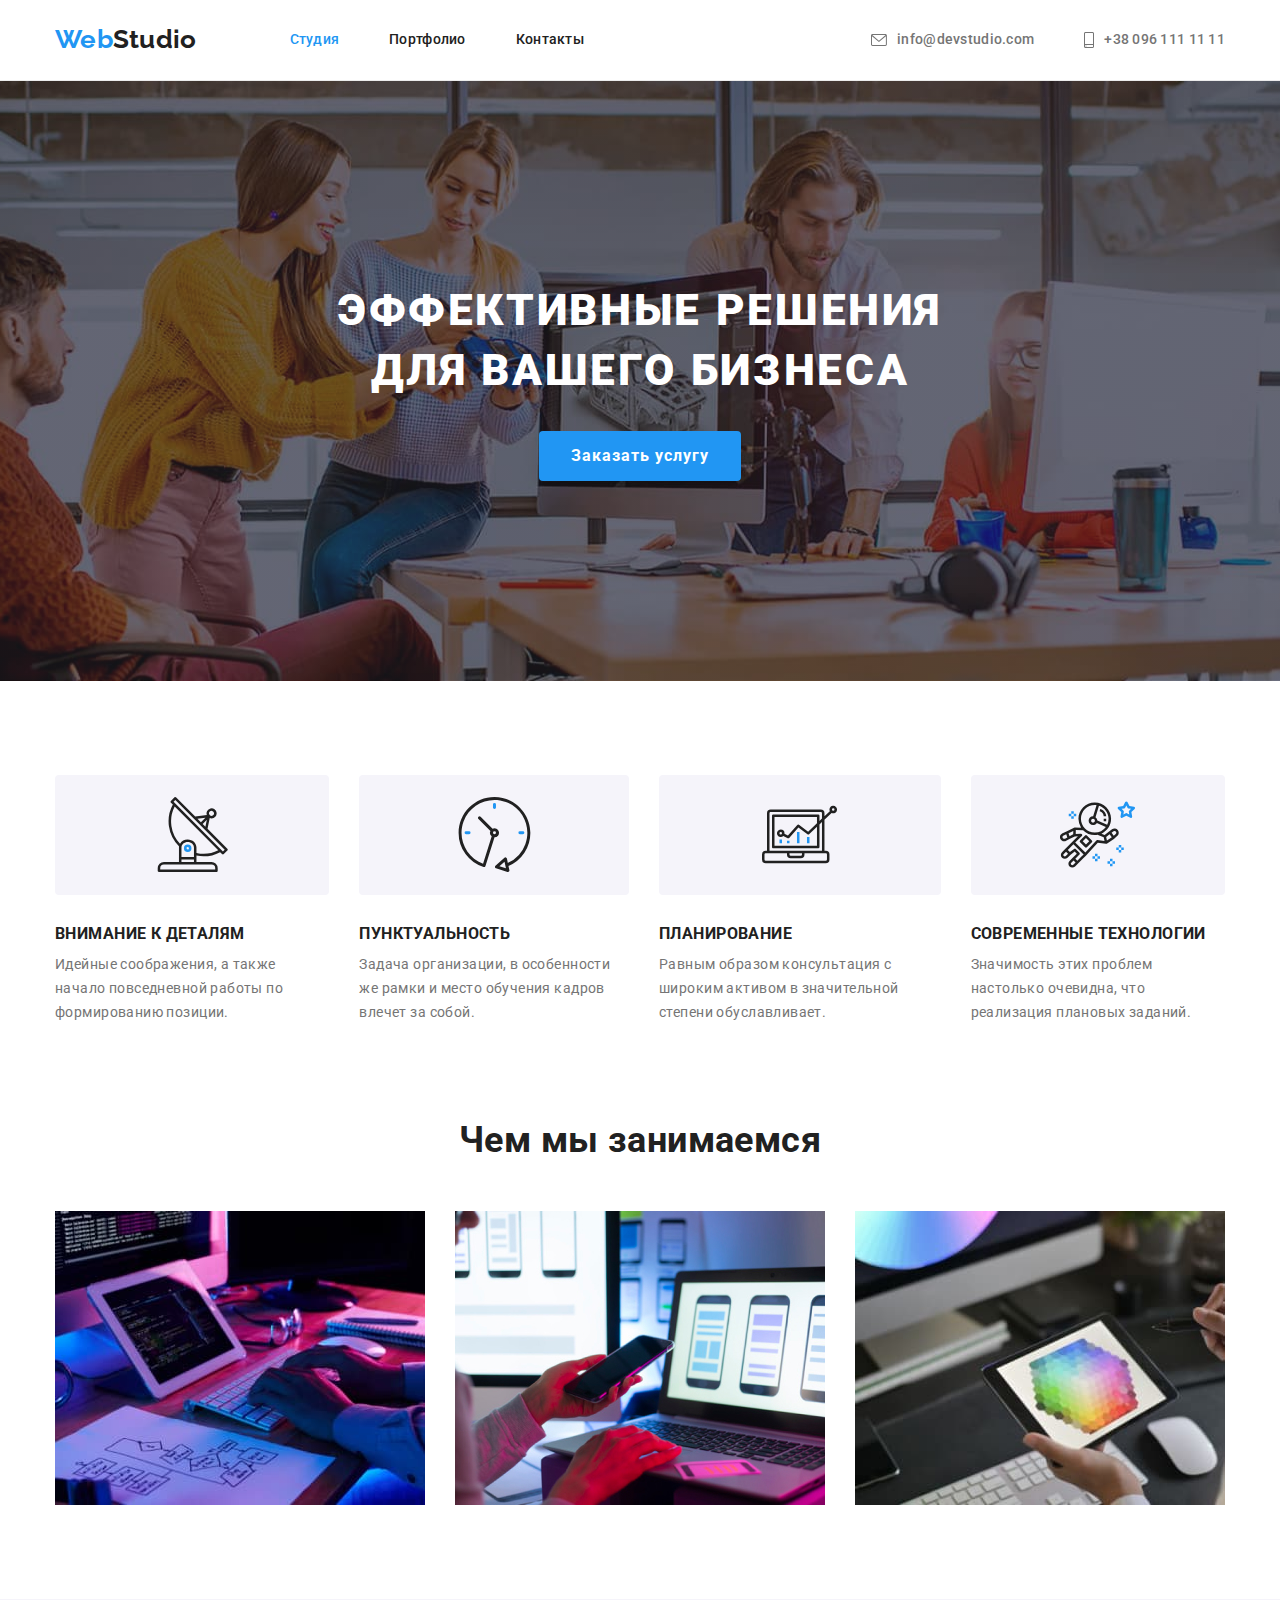
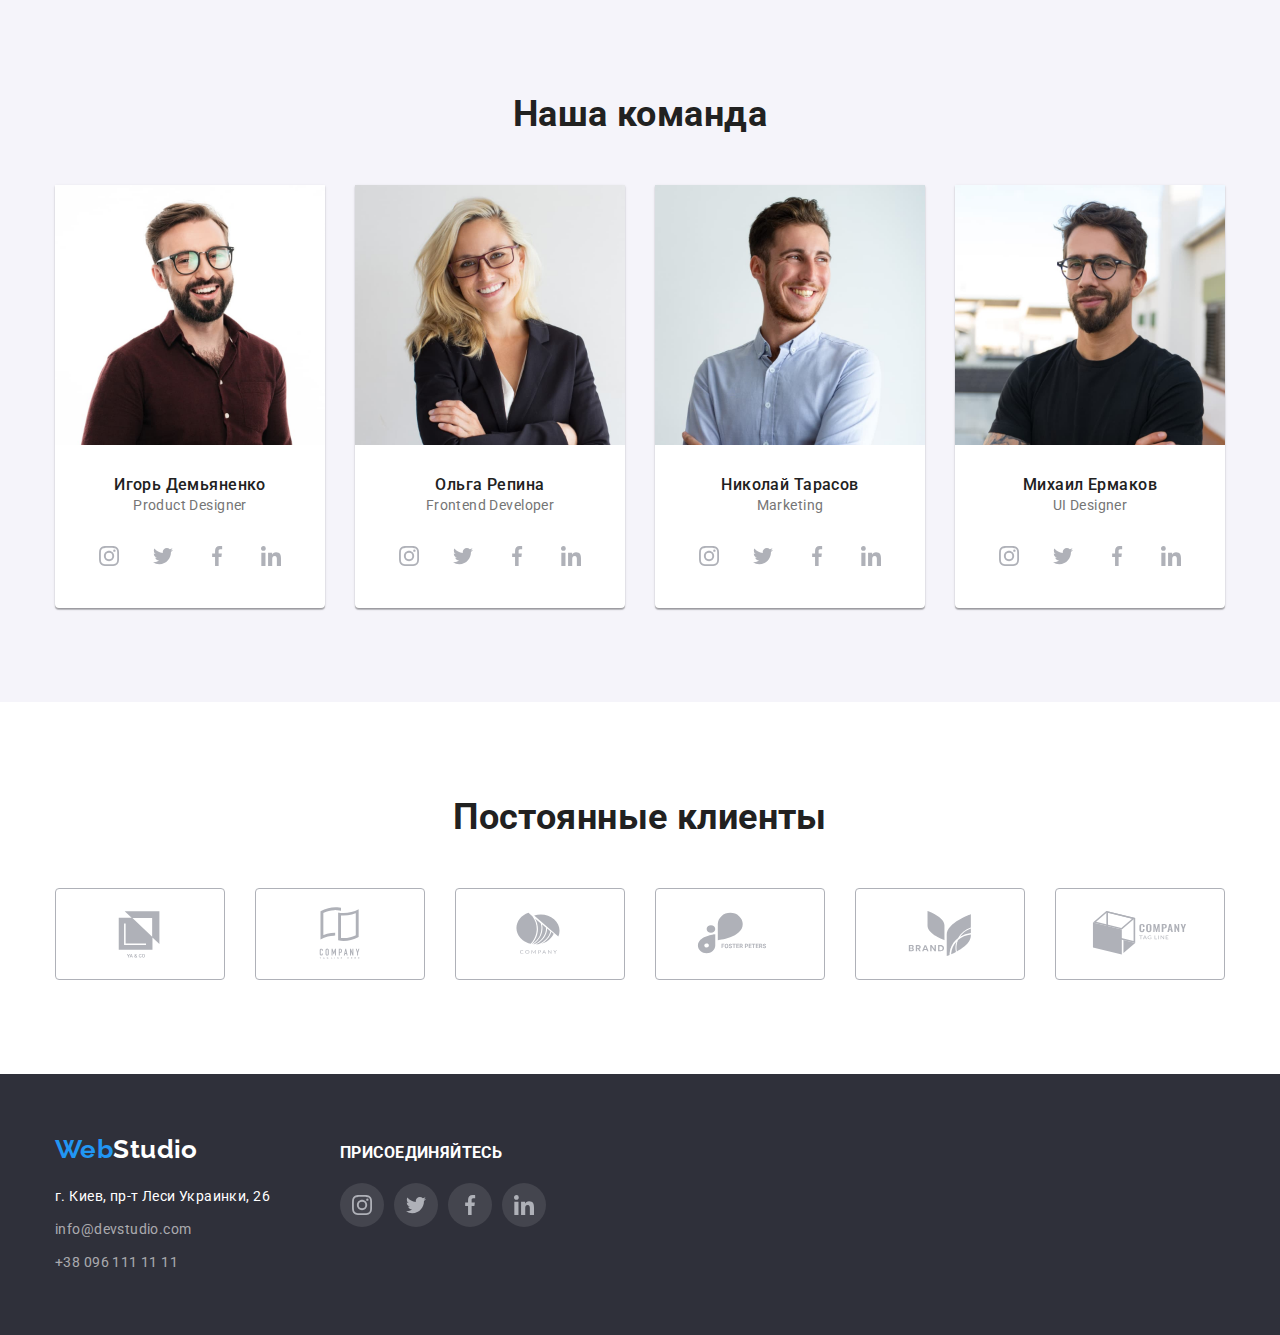
<file: index.html>
<!DOCTYPE html>
<html lang="ru">
  <head>
    <meta charset="UTF-8" />
    <meta http-equiv="X-UA-Compatible" content="IE=edge" />
    <meta name="viewport" content="width=device-width, initial-scale=1.0" />
    <title>Студия</title>
    <!-- шрифты -->
    <link rel="preconnect" href="https://fonts.googleapis.com" />
    <link rel="preconnect" href="https://fonts.gstatic.com" crossorigin />
    <link
      href="https://fonts.googleapis.com/css2?family=Raleway:wght@700&family=Roboto:wght@400;500;700;900&display=swap"
      rel="stylesheet"
    />
    <!-- нормализатор -->
    <link
      rel="stylesheet"
      href="https://cdn.jsdelivr.net/npm/modern-normalize@1.1.0/modern-normalize.min.css"
    />
    <!-- css  -->
    <link rel="stylesheet" href="./css/styles.css" />
  </head>
  <body>
    <header class="header">
      <div class="container header-container">
        <!--Основная навигация-->
        <a href="" class="header-link logo"
          >Web<span class="logo-primary">Studio</span>
        </a>

        <nav>
          <!--Ссылки на другие страницы или секции текущей страницы -->

          <ul class="header-nav-site list">
            <li class="header-nav">
              <a class="header-link link current" href="./index.html">Студия</a>
            </li>
            <li class="header-nav">
              <a href="./portfolio.html" class="header-link link">Портфолио</a>
            </li>
            <li class="header-nav">
              <a href="" class="header-link link">Контакты</a>
            </li>
          </ul>
        </nav>

        <ul class="header-contact-site list">
          <li class="header-contact">
            <a href="mailto:info@devstudio.com" class="header-link link">
              <svg class="icon-contact" width="16" height="12">
                <use href="./images/symbol-defs-all.svg#icon-envelope"></use>
              </svg>
              info@devstudio.com
            </a>
          </li>
          <li class="header-contact">
            <a href="tel:+380961111111" class="header-link link">
              <svg class="icon-contact" width="10" height="16">
                <use href="./images/symbol-defs-all.svg#icon-smartphone"></use>
              </svg>
              +38 096 111 11 11
            </a>
          </li>
        </ul>
      </div>
    </header>

    <main>
      <!--Секция с заказом услуги-->
      <section class="hero">
        <div class="container">
          <h1 class="hero-title">
            Эффективные решения<br />
            для вашего бизнеса
          </h1>

          <button type="button" class="hero-button-btn">Заказать услугу</button>
        </div>
      </section>
      <!--Перечисление преимуществ-->
      <section class="benefits">
        <div class="container">
          <h2 class="hidden-h">Перечисление преимуществ</h2>

          <ul class="benefits-wrapper list">
            <!-- иконки -->
            <li class="benefits-column">
              <div class="benefits-wrapper-benefits">
                <svg class="icon-exemple" width="75px" height="75px">
                  <use
                    href="./images/symbol-defs-all.svg#icon-exemple-plate"
                  ></use>
                </svg>
              </div>
              <h3 class="benefits-title">Внимание к деталям</h3>
              <p class="benefits-text">
                Идейные соображения, а также начало повседневной работы по
                формированию позиции.
              </p>
            </li>

            <li class="benefits-column">
              <div class="benefits-wrapper-benefits">
                <svg class="icon-exemple" width="75px" height="75px">
                  <use
                    href="./images/symbol-defs-all.svg#icon-exemple-clock"
                  ></use>
                </svg>
              </div>
              <h3 class="benefits-title">Пунктуальность</h3>
              <p class="benefits-text">
                Задача организации, в особенности же рамки и место обучения
                кадров влечет за собой.
              </p>
            </li>
            <li class="benefits-column">
              <div class="benefits-wrapper-benefits">
                <svg class="icon-exemple" width="75px" height="75px">
                  <use
                    href="./images/symbol-defs-all.svg#icon-exemple-diagram"
                  ></use>
                </svg>
              </div>
              <h3 class="benefits-title">Планирование</h3>

              <p class="benefits-text">
                Равным образом консультация с широким активом в значительной
                степени обуславливает.
              </p>
            </li>

            <li class="benefits-column">
              <div class="benefits-wrapper-benefits">
                <svg class="icon-exemple" width="75px" height="75px">
                  <use
                    href="./images/symbol-defs-all.svg#icon-exemple-spase"
                  ></use>
                </svg>
              </div>
              <h3 class="benefits-title">Современные технологии</h3>

              <p class="benefits-text">
                Значимость этих проблем настолько очевидна, что реализация
                плановых заданий.
              </p>
            </li>
          </ul>
        </div>
      </section>

      <!--Примеры чем мы занимаемся-->
      <section class="example">
        <div class="container">
          <h2 class="h2-title">Чем мы занимаемся</h2>
          <ul class="example-wrapper list">
            <li class="exemple-img">
              <img
                src="./images/img1_sq.jpg"
                alt="Программист работающий; его рабочий офис"
                width="370"
                height="294"
              />
            </li>
            <li class="exemple-img">
              <img
                src="./images/img2_sq.jpg"
                alt="Веб интерфейс. Дизайнеры разрабатывают приложение для Смартфонов. "
                width="370"
                height="294"
              />
            </li>
            <li class="exemple-img">
              <img
                src="./images/img3_sq.jpg"
                alt="Креативный художник. Веб дизайн с рабочим выбором цвета-графическим планшетом."
                width="370"
                height="294"
              />
            </li>
          </ul>
        </div>
      </section>

      <!--Наша команда-->
      <section class="userpic">
        <div class="container">
          <h2 class="h2-title">Наша команда</h2>
          <ul class="userpic-line list">
            <li class="userpic-wrapper">
              <img
                src="./images/img4_sq.jpg"
                alt="Игорь Демьяненко Фото"
                width="270"
                height="260"
              />
              <div class="userpic-wrapper-txt">
                <h3 class="userpic-name">Игорь Демьяненко</h3>
                <p class="userpic-txt">Product Designer</p>
                <!-- иконки -->
                <ul class="items list">
                  <li class="items-item">
                    <a class="items-link link" href=""
                      ><svg class="items-icon" width="20px" height="20px">
                        <use
                          href="./images/symbol-defs-all.svg#icon-instagram"
                        ></use>
                      </svg>
                    </a>
                  </li>
                  <li class="items-item">
                    <a class="items-link link" href=""
                      ><svg class="items-icon" width="20px" height="20px">
                        <use
                          href="./images/symbol-defs-all.svg#icon-twitter"
                        ></use>
                      </svg>
                    </a>
                  </li>
                  <li class="items-item">
                    <a class="items-link link" href=""
                      ><svg class="items-icon" width="20px" height="20px">
                        <use
                          href="./images/symbol-defs-all.svg#icon-facebook"
                        ></use>
                      </svg>
                    </a>
                  </li>
                  <li class="items-item">
                    <a class="items-link link" href=""
                      ><svg class="items-icon" width="20px" height="20px">
                        <use
                          href="./images/symbol-defs-all.svg#icon-linkedin"
                        ></use>
                      </svg>
                    </a>
                  </li>
                </ul>
              </div>
            </li>
            <li class="userpic-wrapper">
              <img
                src="./images/img5_sq.jpg"
                alt="Ольга Репина Фото"
                width="270"
                height="260"
              />
              <div class="userpic-wrapper-txt">
                <h3 class="userpic-name">Ольга Репина</h3>
                <p class="userpic-txt">Frontend Developer</p>
                <!-- иконки -->
                <ul class="items list">
                  <li class="items-item">
                    <a class="items-link link" href=""
                      ><svg class="items-icon" width="20px" height="20px">
                        <use
                          href="./images/symbol-defs-all.svg#icon-instagram"
                        ></use>
                      </svg>
                    </a>
                  </li>
                  <li class="items-item">
                    <a class="items-link link" href=""
                      ><svg class="items-icon" width="20px" height="20px">
                        <use
                          href="./images/symbol-defs-all.svg#icon-twitter"
                        ></use>
                      </svg>
                    </a>
                  </li>
                  <li class="items-item">
                    <a class="items-link link" href=""
                      ><svg class="items-icon" width="20px" height="20px">
                        <use
                          href="./images/symbol-defs-all.svg#icon-facebook"
                        ></use>
                      </svg>
                    </a>
                  </li>
                  <li class="items-item">
                    <a class="items-link link" href=""
                      ><svg class="items-icon" width="20px" height="20px">
                        <use
                          href="./images/symbol-defs-all.svg#icon-linkedin"
                        ></use>
                      </svg>
                    </a>
                  </li>
                </ul>
              </div>
            </li>
            <li class="userpic-wrapper">
              <img
                src="./images/img6_sq.jpg"
                alt="Николай Тарасов Фото"
                width="270"
                height="260"
              />
              <div class="userpic-wrapper-txt">
                <h3 class="userpic-name">Николай Тарасов</h3>
                <p class="userpic-txt">Marketing</p>
                <!-- иконки -->
                <ul class="items list">
                  <li class="items-item">
                    <a class="items-link link" href=""
                      ><svg class="items-icon" width="20px" height="20px">
                        <use
                          href="./images/symbol-defs-all.svg#icon-instagram"
                        ></use>
                      </svg>
                    </a>
                  </li>
                  <li class="items-item">
                    <a class="items-link link" href=""
                      ><svg class="items-icon" width="20px" height="20px">
                        <use
                          href="./images/symbol-defs-all.svg#icon-twitter"
                        ></use>
                      </svg>
                    </a>
                  </li>
                  <li class="items-item">
                    <a class="items-link link" href=""
                      ><svg class="items-icon" width="20px" height="20px">
                        <use
                          href="./images/symbol-defs-all.svg#icon-facebook"
                        ></use>
                      </svg>
                    </a>
                  </li>
                  <li class="items-item">
                    <a class="items-link link" href=""
                      ><svg class="items-icon" width="20px" height="20px">
                        <use
                          href="./images/symbol-defs-all.svg#icon-linkedin"
                        ></use>
                      </svg>
                    </a>
                  </li>
                </ul>
              </div>
            </li>
            <li class="userpic-wrapper">
              <img
                src="./images/img7_sq.jpg"
                alt="Михаил Ермаков Фото"
                width="270"
                height="260"
              />
              <div class="userpic-wrapper-txt">
                <h3 class="userpic-name">Михаил Ермаков</h3>
                <p class="userpic-txt">UI Designer</p>
                <!-- иконки -->
                <ul class="items list">
                  <li class="items-item">
                    <a class="items-link link" href=""
                      ><svg class="items-icon" width="20px" height="20px">
                        <use
                          href="./images/symbol-defs-all.svg#icon-instagram"
                        ></use>
                      </svg>
                    </a>
                  </li>
                  <li class="items-item">
                    <a class="items-link link" href=""
                      ><svg class="items-icon" width="20px" height="20px">
                        <use
                          href="./images/symbol-defs-all.svg#icon-twitter"
                        ></use>
                      </svg>
                    </a>
                  </li>
                  <li class="items-item">
                    <a class="items-link link" href=""
                      ><svg class="items-icon" width="20px" height="20px">
                        <use
                          href="./images/symbol-defs-all.svg#icon-facebook"
                        ></use>
                      </svg>
                    </a>
                  </li>
                  <li class="items-item">
                    <a class="items-link link" href=""
                      ><svg class="items-icon" width="20px" height="20px">
                        <use
                          href="./images/symbol-defs-all.svg#icon-linkedin"
                        ></use>
                      </svg>
                    </a>
                  </li>
                </ul>
              </div>
            </li>
          </ul>
        </div>
      </section>

      <!-- Наши клиенты -->
      <section class="clients">
        <div class="container">
          <h2 class="h2-title">Постоянные клиенты</h2>
          <ul class="clients-wrapper list">
            <li class="clients-list">
              <a href="" class="clients-item link">
                <svg class="icon-clients" width="106px" height="60px">
                  <use
                    href="./images/symbol-defs-all.svg#icon-regular-logo1"
                  ></use>
                </svg>
              </a>
            </li>
            <li class="clients-list">
              <a href="" class="clients-item link">
                <svg class="icon-clients" width="106px" height="60px">
                  <use
                    href="./images/symbol-defs-all.svg#icon-regular-logo2"
                  ></use>
                </svg>
              </a>
            </li>
            <li class="clients-list">
              <a href="" class="clients-item link">
                <svg class="icon-clients" width="106px" height="60px">
                  <use
                    href="./images/symbol-defs-all.svg#icon-regular-logo3"
                  ></use>
                </svg>
              </a>
            </li>
            <li class="clients-list">
              <a href="" class="clients-item link">
                <svg class="icon-clients" width="106px" height="60px">
                  <use
                    href="./images/symbol-defs-all.svg#icon-regular-logo4"
                  ></use>
                </svg>
              </a>
            </li>
            <li class="clients-list">
              <a href="" class="clients-item link">
                <svg class="icon-clients" width="106px" height="60px">
                  <use
                    href="./images/symbol-defs-all.svg#icon-regular-logo5"
                  ></use>
                </svg>
              </a>
            </li>
            <li class="clients-list">
              <a href="" class="clients-item link">
                <svg class="icon-clients" width="106px" height="60px">
                  <use
                    href="./images/symbol-defs-all.svg#icon-regular-logo6"
                  ></use>
                </svg>
              </a>
            </li>
          </ul>
        </div>
      </section>
    </main>
    <!--Футер-->
    <footer class="footer">
      <div class="container list-footer">
        <div class="footer-wrapper">
          <!--Логотип адрес-->
          <a href="" class="logo footer-logo-wrapper"
            >Web<span class="logo-secondary">Studio</span>
          </a>
          <address class="footer-adress">
            г. Киев, пр-т Леси Украинки, 26
          </address>
          <!--Мыло телефон-->
          <ul class="footer-contact list">
            <li class="footer-contact-wrapper">
              <a href="mailto:info@devstudio.com" class="link"
                >info@devstudio.com</a
              >
            </li>
            <li class="footer-contact-wrapper">
              <a href="tel:+380961111111" class="link">+38 096 111 11 11</a>
            </li>
          </ul>
        </div>
        <div class="footer-wrapper-icon">
          <h3 class="footer-title">присоединяйтесь</h3>
          <ul class="items list">
            <li class="items-item">
              <a class="items-link link" href=""
                ><svg class="items-icon" width="20px" height="20px">
                  <use href="./images/symbol-defs-all.svg#icon-instagram"></use>
                </svg>
              </a>
            </li>
            <li class="items-item">
              <a class="items-link link" href=""
                ><svg class="items-icon" width="20px" height="20px">
                  <use href="./images/symbol-defs-all.svg#icon-twitter"></use>
                </svg>
              </a>
            </li>
            <li class="items-item">
              <a class="items-link link" href=""
                ><svg class="items-icon" width="20px" height="20px">
                  <use href="./images/symbol-defs-all.svg#icon-facebook"></use>
                </svg>
              </a>
            </li>
            <li class="items-item">
              <a class="items-link link" href=""
                ><svg class="items-icon" width="20px" height="20px">
                  <use href="./images/symbol-defs-all.svg#icon-linkedin"></use>
                </svg>
              </a>
            </li>
          </ul>
        </div>
      </div>
    </footer>
  </body>
</html>
</file>
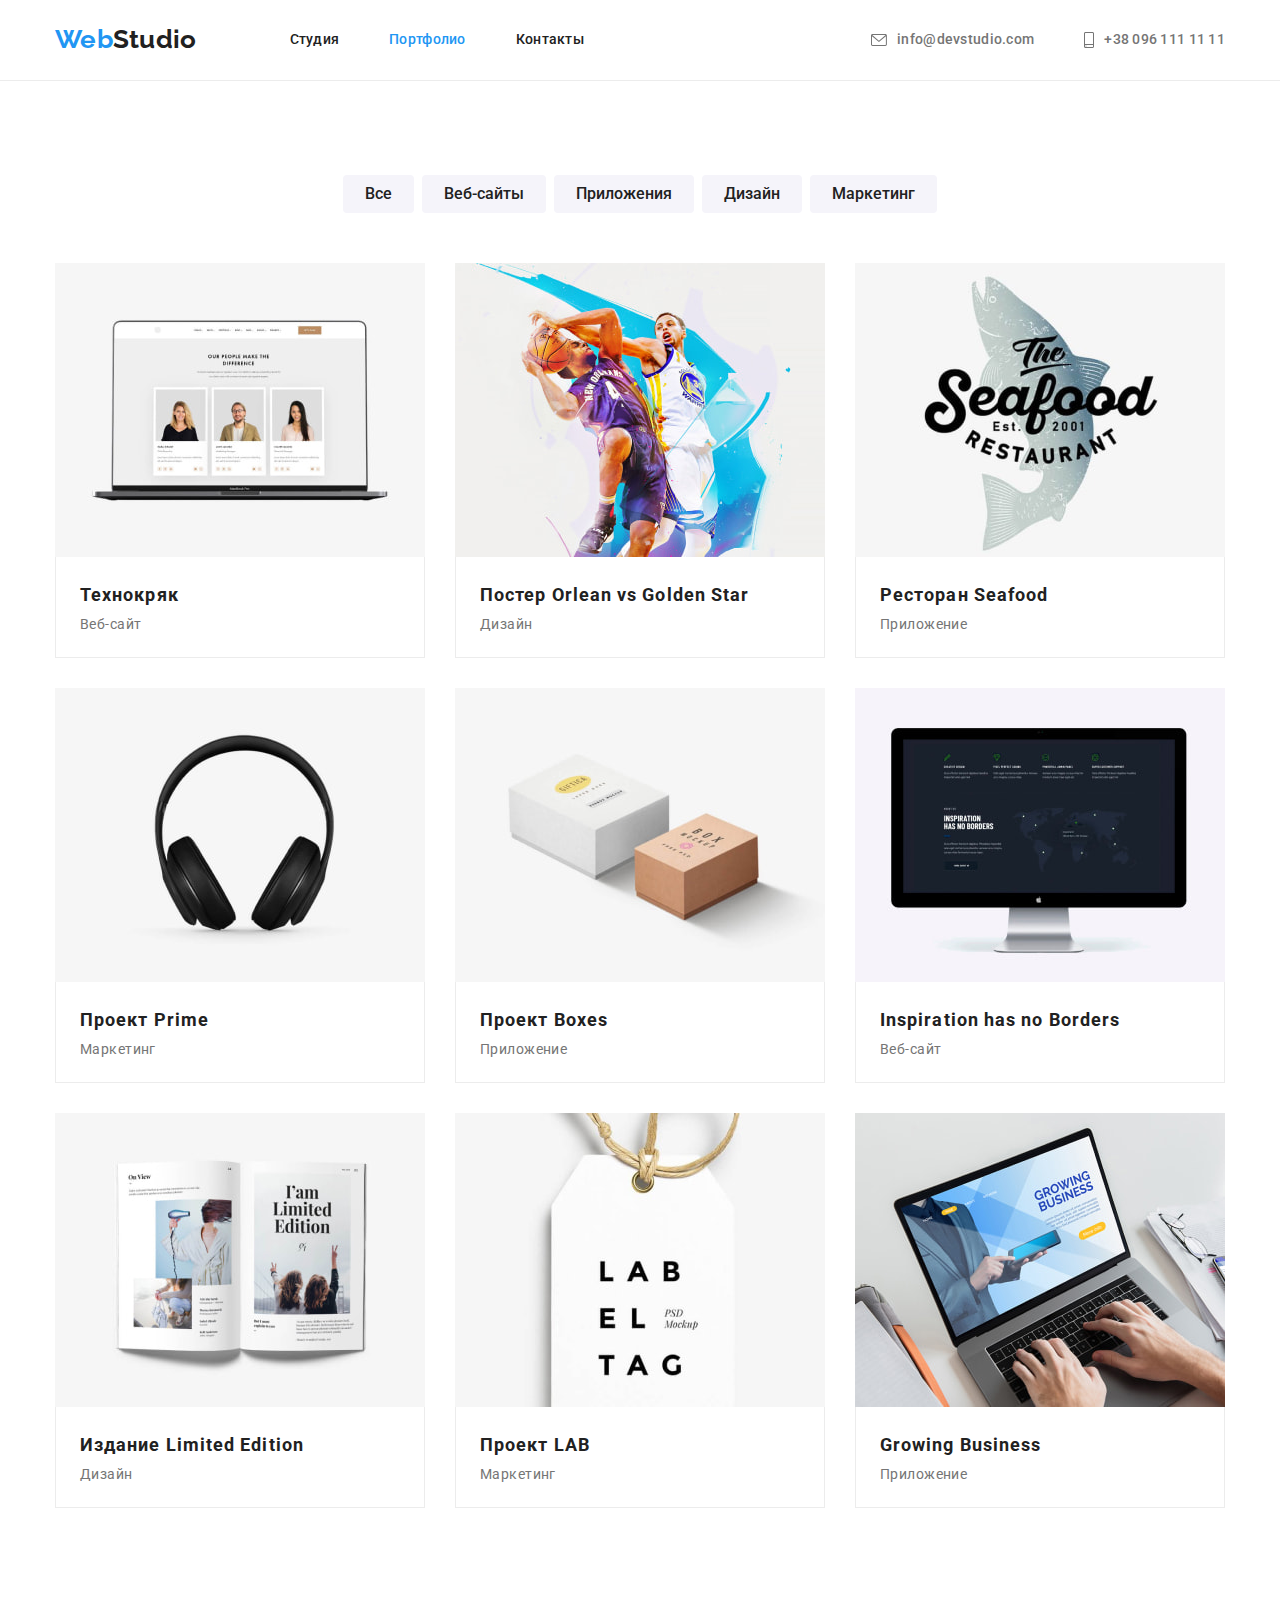
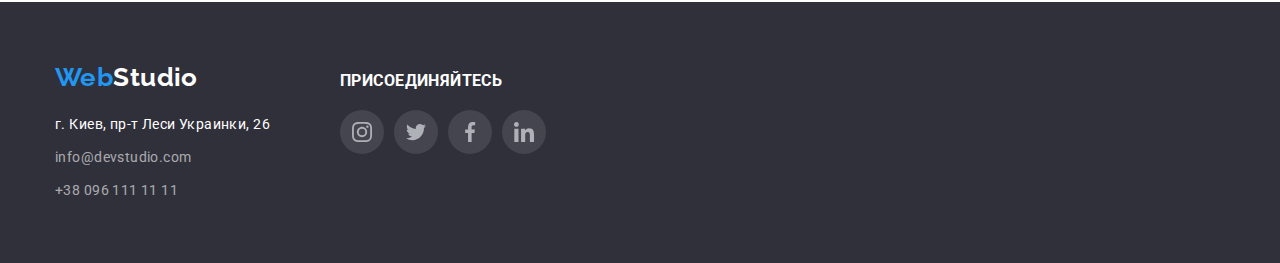
<file: portfolio.html>
<!DOCTYPE html>
<html lang="ru">
  <head>
    <meta charset="UTF-8" />
    <meta http-equiv="X-UA-Compatible" content="IE=edge" />
    <meta name="viewport" content="width=device-width, initial-scale=1.0" />
    <title>Студия</title>
    <!-- шрифты -->
    <link rel="preconnect" href="https://fonts.googleapis.com" />
    <link rel="preconnect" href="https://fonts.gstatic.com" crossorigin />
    <link
      href="https://fonts.googleapis.com/css2?family=Raleway:wght@700&family=Roboto:ital,wght@0,400;0,500;0,700;1,900&display=swap"
      rel="stylesheet"
    />
    <!-- нормализатор -->
    <link
      rel="stylesheet"
      href="https://cdn.jsdelivr.net/npm/modern-normalize@1.1.0/modern-normalize.min.css"
    />
    <!-- css  -->
    <link rel="stylesheet" href="./css/styles.css" />
  </head>
  <body>
    <header class="header">
      <div class="container header-container">
        <!--Основная навигация-->
        <a href="" class="header-link logo"
          >Web<span class="logo-primary">Studio</span></a
        >

        <nav>
          <!--Ссылки на другие страницы или секции текущей страницы -->
          <ul class="header-nav-site list">
            <li class="header-nav">
              <a class="header-link link" href="./index.html">Студия</a>
            </li>
            <li class="header-nav">
              <a class="header-link link current" href="./portfolio.html"
                >Портфолио</a
              >
            </li>
            <li class="header-nav">
              <a class="header-link link" href="">Контакты</a>
            </li>
          </ul>
        </nav>

        <ul class="header-contact-site list">
          <li class="header-contact">
            <a href="mailto:info@devstudio.com" class="header-link link">
              <svg class="icon-contact" width="16" height="12">
                <use href="/images/symbol-defs-all.svg#icon-envelope"></use>
              </svg>
              info@devstudio.com
            </a>
          </li>
          <li class="header-contact">
            <a href="tel:+380961111111" class="header-link link">
              <svg class="icon-contact" width="10" height="16">
                <use href="/images/symbol-defs-all.svg#icon-smartphone"></use>
              </svg>
              +38 096 111 11 11
            </a>
          </li>
        </ul>
      </div>
    </header>

    <main>
      <h1 class="portfolio">Портфолио</h1>

      <!--Фильтр на странице списком кнопок-->
      <section class="portfolio-benefits">
        <div class="container">
          <ul class="portfolio-btn-filter list">
            <li class="portfolio-btn-wrapper">
              <button type="button" class="portfolio-btn">Все</button>
            </li>
            <li class="portfolio-btn-wrapper">
              <button type="button" class="portfolio-btn">Веб-сайты</button>
            </li>
            <li class="portfolio-btn-wrapper">
              <button type="button" class="portfolio-btn">Приложения</button>
            </li>
            <li class="portfolio-btn-wrapper">
              <button type="button" class="portfolio-btn">Дизайн</button>
            </li>
            <li class="portfolio-btn-wrapper">
              <button type="button" class="portfolio-btn">Маркетинг</button>
            </li>
          </ul>

          <!--Примеры работ-->
          <h2 hidden>Примеры работ</h2>
          <ul class="portfolio-benefits-wrapper list">
            <li class="portfolio-exemple">
              <a href="" class="portfolio-shadows link">
                <img
                  class="img"
                  src="./images/portfolio1.jpg"
                  alt="3 карточки с людьми на мониторе ноутбука"
                  width="370"
                  height="294"
                />
                <div class="portfolio-benefits-cards">
                  <h3 class="portfolio-benefits-title">Технокряк</h3>
                  <p class="portfolio-benefits-txt">Веб-сайт</p>
                </div>
              </a>
            </li>
            <li class="portfolio-exemple">
              <a href="" class="portfolio-shadows link">
                <img
                  class="img"
                  src="./images/portfolio2.jpg"
                  alt="Два баскетболиста с мячем"
                  width="370"
                  height="294"
                />
                <div class="portfolio-benefits-cards">
                  <h3 class="portfolio-benefits-title">
                    Постер <span lang="en"> Orlean vs Golden Star</span>
                  </h3>
                  <p class="portfolio-benefits-txt">Дизайн</p>
                </div>
              </a>
            </li>
            <li class="portfolio-exemple">
              <a href="" class="portfolio-shadows link">
                <img
                  class="img"
                  src="./images/portfolio3.jpg"
                  alt="Постер ресторана"
                  width="370"
                  height="294"
                />
                <div class="portfolio-benefits-cards">
                  <h3 class="portfolio-benefits-title">
                    Ресторан <span lang="en">Seafood</span>
                  </h3>
                  <p class="portfolio-benefits-txt">Приложение</p>
                </div>
              </a>
            </li>
            <li class="portfolio-exemple">
              <a href="" class="portfolio-shadows link">
                <img
                  class="img"
                  src="./images/portfolio4.jpg"
                  alt="Наушники"
                  width="370"
                  height="294"
                />
                <div class="portfolio-benefits-cards">
                  <h3 class="portfolio-benefits-title">
                    Проект <span lang="en">Prime</span>
                  </h3>
                  <p class="portfolio-benefits-txt">Маркетинг</p>
                </div>
              </a>
            </li>
            <li class="portfolio-exemple">
              <a href="" class="portfolio-shadows link">
                <img
                  class="img"
                  src="./images/portfolio5.jpg"
                  alt="Две коробочки"
                  width="370"
                  height="294"
                />
                <div class="portfolio-benefits-cards">
                  <h3 class="portfolio-benefits-title">
                    Проект <span lang="en">Boxes</span>
                  </h3>
                  <p class="portfolio-benefits-txt">Приложение</p>
                </div>
              </a>
            </li>
            <li class="portfolio-exemple">
              <a href="" class="portfolio-shadows link">
                <img
                  class="img"
                  src="./images/portfolio6.jpg"
                  alt="Изображение на мониторе"
                  width="370"
                  height="294"
                />
                <div class="portfolio-benefits-cards">
                  <h3 class="portfolio-benefits-title">
                    <span lang="eu">Inspiration has no Borders</span>
                  </h3>
                  <p class="portfolio-benefits-txt">Веб-сайт</p>
                </div>
              </a>
            </li>
            <li class="portfolio-exemple">
              <a href="" class="portfolio-shadows link">
                <img
                  class="img"
                  src="./images/portfolio7.jpg"
                  alt="Открытый журнал"
                  width="370"
                  height="294"
                />
                <div class="portfolio-benefits-cards">
                  <h3 class="portfolio-benefits-title">
                    Издание <span lang="en">Limited Edition</span>
                  </h3>
                  <p class="portfolio-benefits-txt">Дизайн</p>
                </div>
              </a>
            </li>
            <li class="portfolio-exemple">
              <a href="" class="portfolio-shadows link">
                <img
                  class="img"
                  src="./images/portfolio8.jpg"
                  alt="Бирка с надписью"
                  width="370"
                  height="294"
                />
                <div class="portfolio-benefits-cards">
                  <h3 class="portfolio-benefits-title">
                    Проект <span lang="en">LAB</span>
                  </h3>
                  <p class="portfolio-benefits-txt">Маркетинг</p>
                </div>
              </a>
            </li>
            <li class="portfolio-exemple">
              <a href="" class="portfolio-shadows link">
                <img
                  class="img"
                  src="./images/portfolio9.jpg"
                  alt="Открытый ноутбук с приложением Growing Business"
                  width="370"
                  height="294"
                />
                <div class="portfolio-benefits-cards">
                  <h3 class="portfolio-benefits-title">
                    <span lang="en">Growing Business</span>
                  </h3>
                  <p class="portfolio-benefits-txt">Приложение</p>
                </div>
              </a>
            </li>
          </ul>
        </div>
      </section>
    </main>
    <!--Футер-->
    <footer class="footer">
      <div class="container list-footer">
        <div class="footer-wrapper">
          <!--Логотип адрес-->
          <a href="" class="logo footer-logo-wrapper"
            >Web<span class="logo-secondary">Studio</span>
          </a>
          <address class="footer-adress">
            г. Киев, пр-т Леси Украинки, 26
          </address>
          <!--Мыло телефон-->
          <ul class="footer-contact list">
            <li class="footer-contact-wrapper">
              <a href="mailto:info@devstudio.com" class="link"
                >info@devstudio.com</a
              >
            </li>
            <li class="footer-contact-wrapper">
              <a href="tel:+380961111111" class="link">+38 096 111 11 11</a>
            </li>
          </ul>
        </div>
        <div class="footer-wrapper-icon">
          <h3 class="footer-title">присоединяйтесь</h3>
          <ul class="items list">
            <li class="items-item">
              <a class="items-link link" href=""
                ><svg class="items-icon" width="20px" height="20px">
                  <use href="./images/symbol-defs-all.svg#icon-instagram"></use>
                </svg>
              </a>
            </li>
            <li class="items-item">
              <a class="items-link link" href=""
                ><svg class="items-icon" width="20px" height="20px">
                  <use href="./images/symbol-defs-all.svg#icon-twitter"></use>
                </svg>
              </a>
            </li>
            <li class="items-item">
              <a class="items-link link" href=""
                ><svg class="items-icon" width="20px" height="20px">
                  <use href="./images/symbol-defs-all.svg#icon-facebook"></use>
                </svg>
              </a>
            </li>
            <li class="items-item">
              <a class="items-link link" href=""
                ><svg class="items-icon" width="20px" height="20px">
                  <use href="./images/symbol-defs-all.svg#icon-linkedin"></use>
                </svg>
              </a>
            </li>
          </ul>
        </div>
      </div>
    </footer>
  </body>
</html>
</file>
<file: css/styles.css>
/* палитра цветов */
:root {
  --accent-color: #2196f3;
  --accent-color-hover: #188ce8;
  --title-color: #212121;
  --hero-overlay: rgba(47, 48, 58, 0.4);
  --txt-color: #757575;
  --header-bg: #c4c4c4;
  --header-hero-color: #fff;
  --header-line-color: #ececec;
  --background-hero-footer: #2f303a;
  --background-btn-filter: #f5f4fa;
  --icon-items-color: #afb1b8;
  --footer-contact: rgba(255, 255, 255, 0.6);
  --footer-bg-icon: rgba(255, 255, 255, 0.1);
}

body {
  color: var(--txt-color);
  font-family: roboto, sans-serif;
  font-size: 14px;
  line-height: 1.71;
  letter-spacing: 0.03em;
}

/* правильное скрытие заголовка */
.portfolio,
.hidden-h {
  position: absolute;
  width: 1px;
  height: 1px;
  margin: -1px;
  border: 0;
  padding: 0;

  white-space: nowrap;
  clip-path: inset(100%);
  clip: rect(0 0 0 0);
  overflow: hidden;
}

/* сброс стилей для ссылок */
.link {
  text-decoration: none;
  color: inherit;
}

/* скрытие маркера списка, сброс отступов для списков */
.list {
  list-style: none;
}

/* сброс для заголовков */
h1,
h2,
h3,
h4,
h5,
h6,
p,
ul {
  margin-top: 0;
  margin-bottom: 0;
}
ul {
  padding-inline-start: 0px;
}

h1 :last-child,
h2 :last-child,
h3 :last-child,
h4 :last-child,
p :last-child {
  margin-bottom: 0;
}

/* делаем картинки из строчных в блочные
заполнение 100% */
img {
  display: block;
  max-width: 100%;
}

.container {
  width: 1200px;
  padding-left: 15px;
  padding-right: 15px;
  margin-right: auto;
  margin-left: auto;
}

/* размеры шрифта навигация контакты */
.header {
  font-weight: 500;
  letter-spacing: 0.02em;

  border-bottom: 1px solid var(--header-line-color);
}

.header-container {
  display: flex;
  align-items: center;
}

.header-contact-site {
  display: flex;
  align-items: center;
  margin-left: auto;
}
/* расстояние между мылом и тел */
.header-contact {
  margin-right: 50px;
}

/* растояние между иконками и kонтаkтами
 цвет иконки */
.icon-contact {
  margin-right: 10px;
  fill: currentColor;
}

.header-contact:last-child,
.header-nav:last-child {
  margin: 0;
}

/* увеличение кликкабельной области */
.header-link {
  padding-top: 24px;
  padding-bottom: 25px;

  /* test */
  /* border-bottom: 5px solid #f44336; */
}
/* мыло тел в строку */
.header-link.link {
  display: flex;
  align-items: center;

  /* компенсация падинга навигации футер */
  padding-top: 28px;
  padding-bottom: 28px;
}

.header-nav {
  margin-right: 50px;
}

.header-nav-site {
  display: flex;
}

.header-nav-site .link {
  color: var(--title-color);
}

.header-nav-site a:hover,
.header-nav-site a:focus {
  color: var(--accent-color);
}

.link.current {
  color: var(--accent-color);
}

.header-contact a.link {
  color: var(--txt-color);
}

.header-contact a:hover,
.header-contact a:focus {
  color: var(--accent-color);
}

.logo {
  color: var(--accent-color);
  text-decoration: none;
  font-family: Raleway;
  font-weight: 700;
  font-size: 26px;
  line-height: 1.19;

  margin-right: 93px;
}

.logo-secondary {
  color: var(--header-hero-color);
}

.logo-primary {
  color: var(--title-color);
}

.hero {
  max-width: 1600px;
  background-color: var(--header-bg);
  background-repeat: no-repeat;
  background-position: center;
  background-image: radial-gradient(
      at center,
      var(--hero-overlay),
      var(--hero-overlay)
    ),
    url(../images/img-hero.jpg);

  color: var(--header-hero-color);

  padding-top: 200px;
  padding-bottom: 200px;
  text-align: center;
  margin-left: auto;
  margin-right: auto;
}

.hero-title {
  font-weight: 900;
  font-size: 44px;
  line-height: 1.36;
  letter-spacing: 0.06em;
  text-transform: uppercase;

  margin-bottom: 30px;
}

.hero-button-btn {
  background: var(--accent-color);
  color: var(--header-hero-color);
  font-family: inherit;
  font-weight: 700;
  font-size: 16px;
  line-height: 1.87;

  padding: 10px 32px;
  align-items: center;
  text-align: center;
  letter-spacing: 0.06em;
  cursor: pointer;
  border: none;
  box-shadow: 0px 4px 4px rgba(0, 0, 0, 0.15);
  border-radius: 4px;
}

.hero-button-btn:hover,
.hero-button-btn:focus {
  background: var(--accent-color-hover);
}

.hero-button-btn:active {
  box-shadow: inset 0px 4px 4px rgba(0, 0, 0, 0.15);
}

.benefits-title {
  font-weight: 700;
  line-height: 1.14;
  text-transform: uppercase;
  color: var(--title-color);

  margin-bottom: 10px;
}

.benefits {
  padding-top: 94px;
}
/* размещение иконок герой*/
.benefits-wrapper,
.clients-wrapper {
  display: flex;
}

.benefits-wrapper-benefits {
  margin-bottom: 30px;
  display: flex;
  min-height: 120px;
  justify-content: center;
  align-items: center;

  background-color: var(--background-btn-filter);
  border-radius: 4px;
}

/* отступ между колонами */
.benefits-column {
  margin-right: 30px;
}

/* выбор крайних элементов */
.benefits-column:last-child {
  margin-right: 0;
}

.userpic {
  background-color: var(--background-btn-filter);

  padding-top: 94px;
  padding-bottom: 94px;
}

.userpic-line {
  display: flex;
}

.userpic-wrapper:first-child {
  margin: 0;
}

.userpic-wrapper {
  margin-left: 30px;
  background-color: var(--header-hero-color);

  box-shadow: 0px 1px 3px rgba(0, 0, 0, 0.12), 0px 1px 1px rgba(0, 0, 0, 0.14),
    0px 2px 1px rgba(0, 0, 0, 0.2);
  border-radius: 0px 0px 4px 4px;
}

.userpic-name {
  font-weight: 500;
  font-size: 16px;
  line-height: 1.19;
  color: var(--title-color);

  text-align: center;
}

.userpic-wrapper-txt {
  padding-top: 30px;
  padding-bottom: 30px;
}

.userpic-txt {
  text-align: center;
  margin-bottom: 16px;
}

.h2-title {
  font-weight: 700;
  font-size: 36px;
  line-height: 1.17;
  text-align: center;
  color: var(--title-color);

  margin-bottom: 50px;
}
/* блок иконки соцсетей */
/* позицианирование иконок */
.items {
  display: flex;
  justify-content: center;
}
/* иконки блочные, размеры их */
.items-item {
  height: 44px;
  width: 44px;
  margin-right: 10px;
}

/* убираем крайний отступ */
.items-item:last-child {
  margin-right: 0;
}

/* центрирование иконок */
.items-link {
  display: flex;
  border-radius: 50%;
  background-color: var(--header-hero-color);
  height: inherit;
  align-items: center;
  justify-content: center;
  fill: var(--icon-items-color);
}
/* форматирование для футера */
.footer .items-link {
  background-color: var(--footer-bg-icon);
  fill: var(--icon-items-color);
}

/* изменение цвета иконок */
.items-link:hover,
.items-link:focus {
  background-color: var(--accent-color);
  color: var(--header-hero-color);
  fill: currentColor;
}
/* конец блока иконок соцсетей */

.clients {
  padding-top: 94px;
  padding-bottom: 94px;
}

/* иконки блочные, размеры их */
.clients-list {
  width: 170px;
  height: 92px;
}

/* размещение иконок наши клиенты */
.clients-wrapper {
  fill: var(--icon-items-color);
  justify-content: space-between;
}

/* иконки блочные, расположение их */
.clients-item {
  display: flex;
  align-items: center;
  justify-content: center;
  width: 100%;
  height: 100%;

  fill: var(--icon-items-color);
  border: 1px solid #afb1b8;
  box-sizing: border-box;
  border-radius: 4px;
}

.clients-item:hover,
.clients-item:focus {
  background-color: var(--header-hero-color);
  color: var(--accent-color);
  border: var(--accent-color) 1px solid;
  fill: currentColor;
}

.example {
  padding-top: 94px;
  padding-bottom: 94px;
}

.example-wrapper {
  display: flex;
}

.exemple-img:first-child {
  margin: 0;
}

.exemple-img {
  margin-left: 30px;
}

.footer {
  background-color: var(--background-hero-footer);
  color: var(--header-hero-color);

  padding-top: 60px;
  padding-bottom: 60px;
}

.footer-adress {
  font-style: normal;
  margin-bottom: 9px;
}

.footer-contact a.link {
  color: var(--footer-contact);
}

.footer-contact a.link:hover,
.footer-contact a.link:focus {
  color: var(--accent-color);
}

.footer-contact-wrapper:last-child {
  margin: 0;
}

.footer-contact-wrapper {
  margin-bottom: 9px;
}

.footer-logo-wrapper {
  display: inline-block;
  margin-bottom: 20px;
  margin-right: 0;
}

.footer-title {
  font-weight: 700;
  line-height: 1.14;
  text-transform: uppercase;
  color: var(--header-hero-color);

  margin-bottom: 20px;
}

.list-footer.container {
  display: flex;
  align-items: baseline;
}

.footer-wrapper-icon {
  margin-left: 70px;
}

.portfolio-btn {
  background: var(--background-btn-filter);
  font-family: inherit;
  font-weight: 500;
  font-size: 16px;
  line-height: 1.63;
  text-align: center;
  color: var(--title-color);
  cursor: pointer;

  border: none;
  border-radius: 4px;
  padding-top: 6px;
  padding-right: 22px;
  padding-bottom: 6px;
  padding-left: 22px;
}

.portfolio-benefits {
  padding-top: 94px;
  padding-bottom: 94px;
}

.portfolio-btn-filter {
  display: flex;
  justify-content: center;
  padding: 0;
  margin-bottom: 50px;
}

.portfolio-btn-wrapper {
  margin-left: 8px;
}

.portfolio-btn-wrapper:first-child {
  margin-left: 0;
}

.portfolio-benefits-wrapper {
  display: flex;
  flex-wrap: wrap;
  padding: 0;
}

.portfolio-btn:hover,
.portfolio-btn:focus {
  background: var(--accent-color);
  color: var(--header-hero-color);
  /* shadow-middle */
  box-shadow: 0px 3px 1px rgba(0, 0, 0, 0.1), 0px 1px 2px rgba(0, 0, 0, 0.08),
    0px 2px 2px rgba(0, 0, 0, 0.12);
  border-radius: 4px;
}

.portfolio-benefits-cards {
  padding: 20px 24px;
  border-left: 1px solid var(--header-line-color);
  border-bottom: 1px solid var(--header-line-color);
  border-right: 1px solid var(--header-line-color);
}

.portfolio-benefits-title {
  font-weight: 700;
  font-size: 18px;
  line-height: 2;
  letter-spacing: 0.06em;
  color: var(--title-color);
}

.portfolio-exemple {
  margin-right: 30px;
  margin-bottom: 30px;
}

.portfolio-shadows:hover,
.portfolio-shadows:focus {
  display: block;
  box-shadow: 0px 1px 1px rgba(0, 0, 0, 0.12), 0px 4px 4px rgba(0, 0, 0, 0.06),
    1px 4px 6px rgba(0, 0, 0, 0.16);
}

.portfolio-exemple:nth-child(3n) {
  margin-right: 0;
}

.portfolio-exemple:nth-last-child(-n + 3) {
  margin-bottom: 0;
}
</file>
